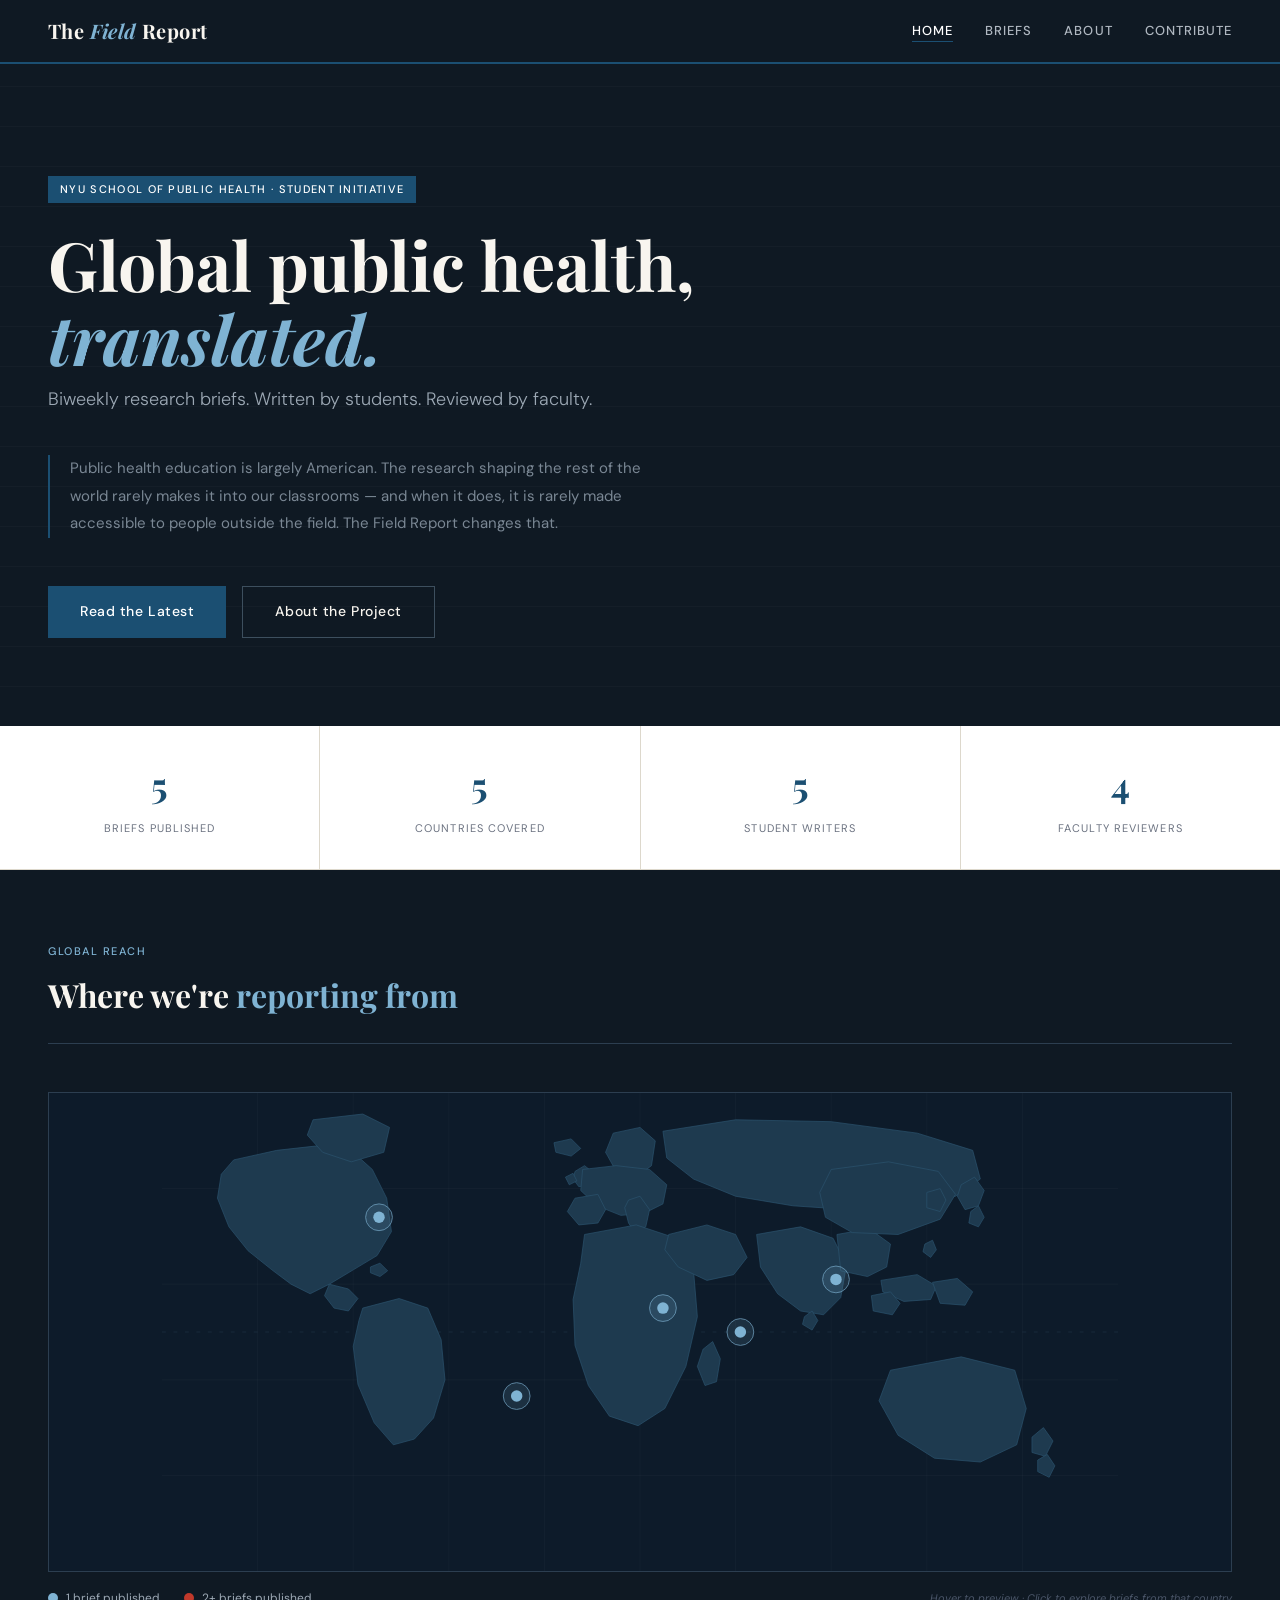
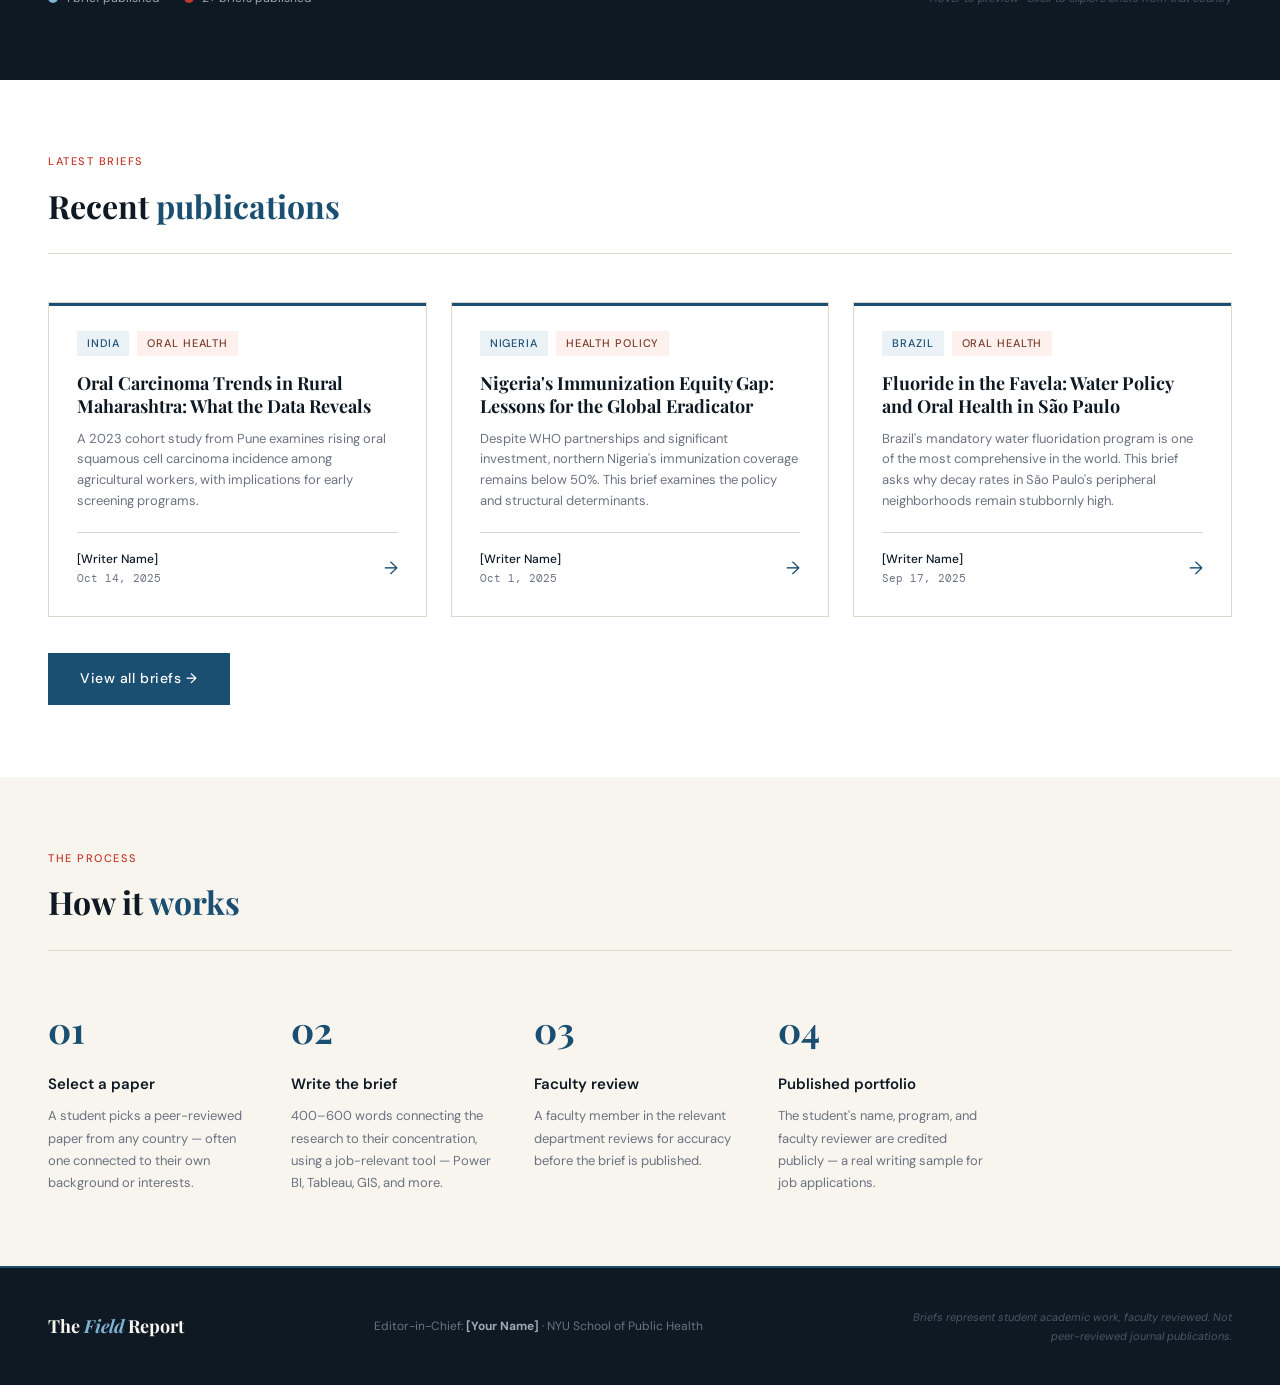
<file: thefieldreport/index.html>
<!DOCTYPE html>
<html lang="en">
<head>
<meta charset="UTF-8">
<meta name="viewport" content="width=device-width, initial-scale=1.0">
<title>The Field Report — Global Public Health, Translated</title>
<meta name="description" content="A student-led platform where NYU public health students translate global research into accessible, skills-based writing. Biweekly. Faculty reviewed.">
<link href="https://fonts.googleapis.com/css2?family=Playfair+Display:ital,wght@0,400;0,700;1,400&family=DM+Sans:wght@300;400;500&family=DM+Mono&display=swap" rel="stylesheet">
<link rel="stylesheet" href="css/style.css">
<style>
  @keyframes pulsePing {
    0%, 100% { transform: scale(1); opacity: 0.8; }
    50% { transform: scale(1.6); opacity: 0.3; }
  }
</style>
</head>
<body>

<!-- NAV -->
<nav>
  <a class="nav-logo" href="index.html">The <span>Field</span> Report</a>
  <ul class="nav-links" id="navLinks">
    <li><a href="index.html" class="active">Home</a></li>
    <li><a href="briefs.html">Briefs</a></li>
    <li><a href="about.html">About</a></li>
    <li><a href="contribute.html">Contribute</a></li>
  </ul>
  <div class="nav-hamburger" onclick="toggleMenu()" id="hamburger">
    <span></span><span></span><span></span>
  </div>
</nav>

<!-- HERO -->
<div class="hero">
  <div class="hero-inner fade-up">
    <div class="hero-tag">NYU School of Public Health · Student Initiative</div>
    <h1>Global public health,<br><em>translated.</em></h1>
    <p class="hero-sub">Biweekly research briefs. Written by students. Reviewed by faculty.</p>
    <p class="hero-desc">Public health education is largely American. The research shaping the rest of the world rarely makes it into our classrooms — and when it does, it is rarely made accessible to people outside the field. The Field Report changes that.</p>
    <div class="hero-btns">
      <a class="btn-primary" href="briefs.html">Read the Latest</a>
      <a class="btn-secondary" href="about.html">About the Project</a>
    </div>
  </div>
</div>

<!-- STATS -->
<div class="stats-strip" id="statsStrip">
  <div class="stat-item"><span class="stat-num" id="statBriefs">0</span><span class="stat-label">Briefs Published</span></div>
  <div class="stat-item"><span class="stat-num" id="statCountries">0</span><span class="stat-label">Countries Covered</span></div>
  <div class="stat-item"><span class="stat-num" id="statWriters">5</span><span class="stat-label">Student Writers</span></div>
  <div class="stat-item"><span class="stat-num" id="statFaculty">4</span><span class="stat-label">Faculty Reviewers</span></div>
</div>

<!-- MAP -->
<div class="section section-dark">
  <div class="section-inner">
    <div class="section-label">Global Reach</div>
    <div class="section-title">Where we're <span style="color:var(--accent-light)">reporting from</span></div>
    <div class="map-wrap">
      <div class="map-tooltip" id="mapTooltip"></div>
      <svg id="world-map" viewBox="0 0 1000 500" preserveAspectRatio="xMidYMid meet"></svg>
    </div>
    <div class="map-legend">
      <div class="legend-item"><div class="legend-dot"></div>1 brief published</div>
      <div class="legend-item"><div class="legend-dot multi"></div>2+ briefs published</div>
      <div class="legend-item" style="margin-left:auto;color:#4a5568;font-size:11px;font-style:italic;">Hover to preview · Click to explore briefs from that country</div>
    </div>
  </div>
</div>

<!-- LATEST BRIEFS -->
<div class="section section-white">
  <div class="section-inner">
    <div class="section-label">Latest Briefs</div>
    <div class="section-title">Recent <span>publications</span></div>
    <div class="cards-grid" id="latestCards"></div>
    <div style="margin-top:36px;">
      <a class="btn-primary" href="briefs.html">View all briefs →</a>
    </div>
  </div>
</div>

<!-- HOW IT WORKS -->
<div class="section" style="background:var(--paper);">
  <div class="section-inner">
    <div class="section-label">The Process</div>
    <div class="section-title">How it <span>works</span></div>
    <div style="display:grid;grid-template-columns:repeat(auto-fill,minmax(200px,1fr));gap:32px;">
      <div>
        <div style="font-family:'Playfair Display',serif;font-size:36px;color:var(--accent);font-weight:700;margin-bottom:12px;">01</div>
        <h4 style="font-size:15px;font-weight:600;margin-bottom:8px;">Select a paper</h4>
        <p style="font-size:13px;color:var(--muted);line-height:1.7;">A student picks a peer-reviewed paper from any country — often one connected to their own background or interests.</p>
      </div>
      <div>
        <div style="font-family:'Playfair Display',serif;font-size:36px;color:var(--accent);font-weight:700;margin-bottom:12px;">02</div>
        <h4 style="font-size:15px;font-weight:600;margin-bottom:8px;">Write the brief</h4>
        <p style="font-size:13px;color:var(--muted);line-height:1.7;">400–600 words connecting the research to their concentration, using a job-relevant tool — Power BI, Tableau, GIS, and more.</p>
      </div>
      <div>
        <div style="font-family:'Playfair Display',serif;font-size:36px;color:var(--accent);font-weight:700;margin-bottom:12px;">03</div>
        <h4 style="font-size:15px;font-weight:600;margin-bottom:8px;">Faculty review</h4>
        <p style="font-size:13px;color:var(--muted);line-height:1.7;">A faculty member in the relevant department reviews for accuracy before the brief is published.</p>
      </div>
      <div>
        <div style="font-family:'Playfair Display',serif;font-size:36px;color:var(--accent);font-weight:700;margin-bottom:12px;">04</div>
        <h4 style="font-size:15px;font-weight:600;margin-bottom:8px;">Published portfolio</h4>
        <p style="font-size:13px;color:var(--muted);line-height:1.7;">The student's name, program, and faculty reviewer are credited publicly — a real writing sample for job applications.</p>
      </div>
    </div>
  </div>
</div>

<footer>
  <div class="footer-inner">
    <div class="footer-logo">The <span>Field</span> Report</div>
    <div class="footer-info">Editor-in-Chief: <strong>[Your Name]</strong> · NYU School of Public Health</div>
    <div class="footer-disclaimer">Briefs represent student academic work, faculty reviewed. Not peer-reviewed journal publications.</div>
  </div>
</footer>

<script src="js/briefs.js"></script>
<script src="js/map.js"></script>
<script>
  // Stats
  document.getElementById('statBriefs').textContent = BRIEFS.length;
  document.getElementById('statCountries').textContent = new Set(BRIEFS.map(b => b.country)).size;

  // Latest 3 cards
  function makeCard(b) {
    return `<a class="brief-card" href="brief.html?id=${b.id}">
      <div class="card-tags">
        <span class="card-country">${b.country}</span>
        <span class="card-conc">${b.concentration}</span>
      </div>
      <div class="card-title">${b.title}</div>
      <div class="card-excerpt">${b.excerpt}</div>
      <div class="card-meta">
        <div>
          <div class="card-author">${b.author}</div>
          <div class="card-date">${b.date}</div>
        </div>
        <span class="card-arrow">→</span>
      </div>
    </a>`;
  }
  document.getElementById('latestCards').innerHTML = BRIEFS.slice(0,3).map(makeCard).join('');

  // Map — clicking a pin filters briefs page by country
  drawWorldMap('world-map', 'mapTooltip', (country, briefs) => {
    window.location.href = `briefs.html?country=${encodeURIComponent(country)}`;
  });

  // Mobile nav
  function toggleMenu() {
    document.getElementById('navLinks').classList.toggle('open');
  }
</script>
</body>
</html>
</file>
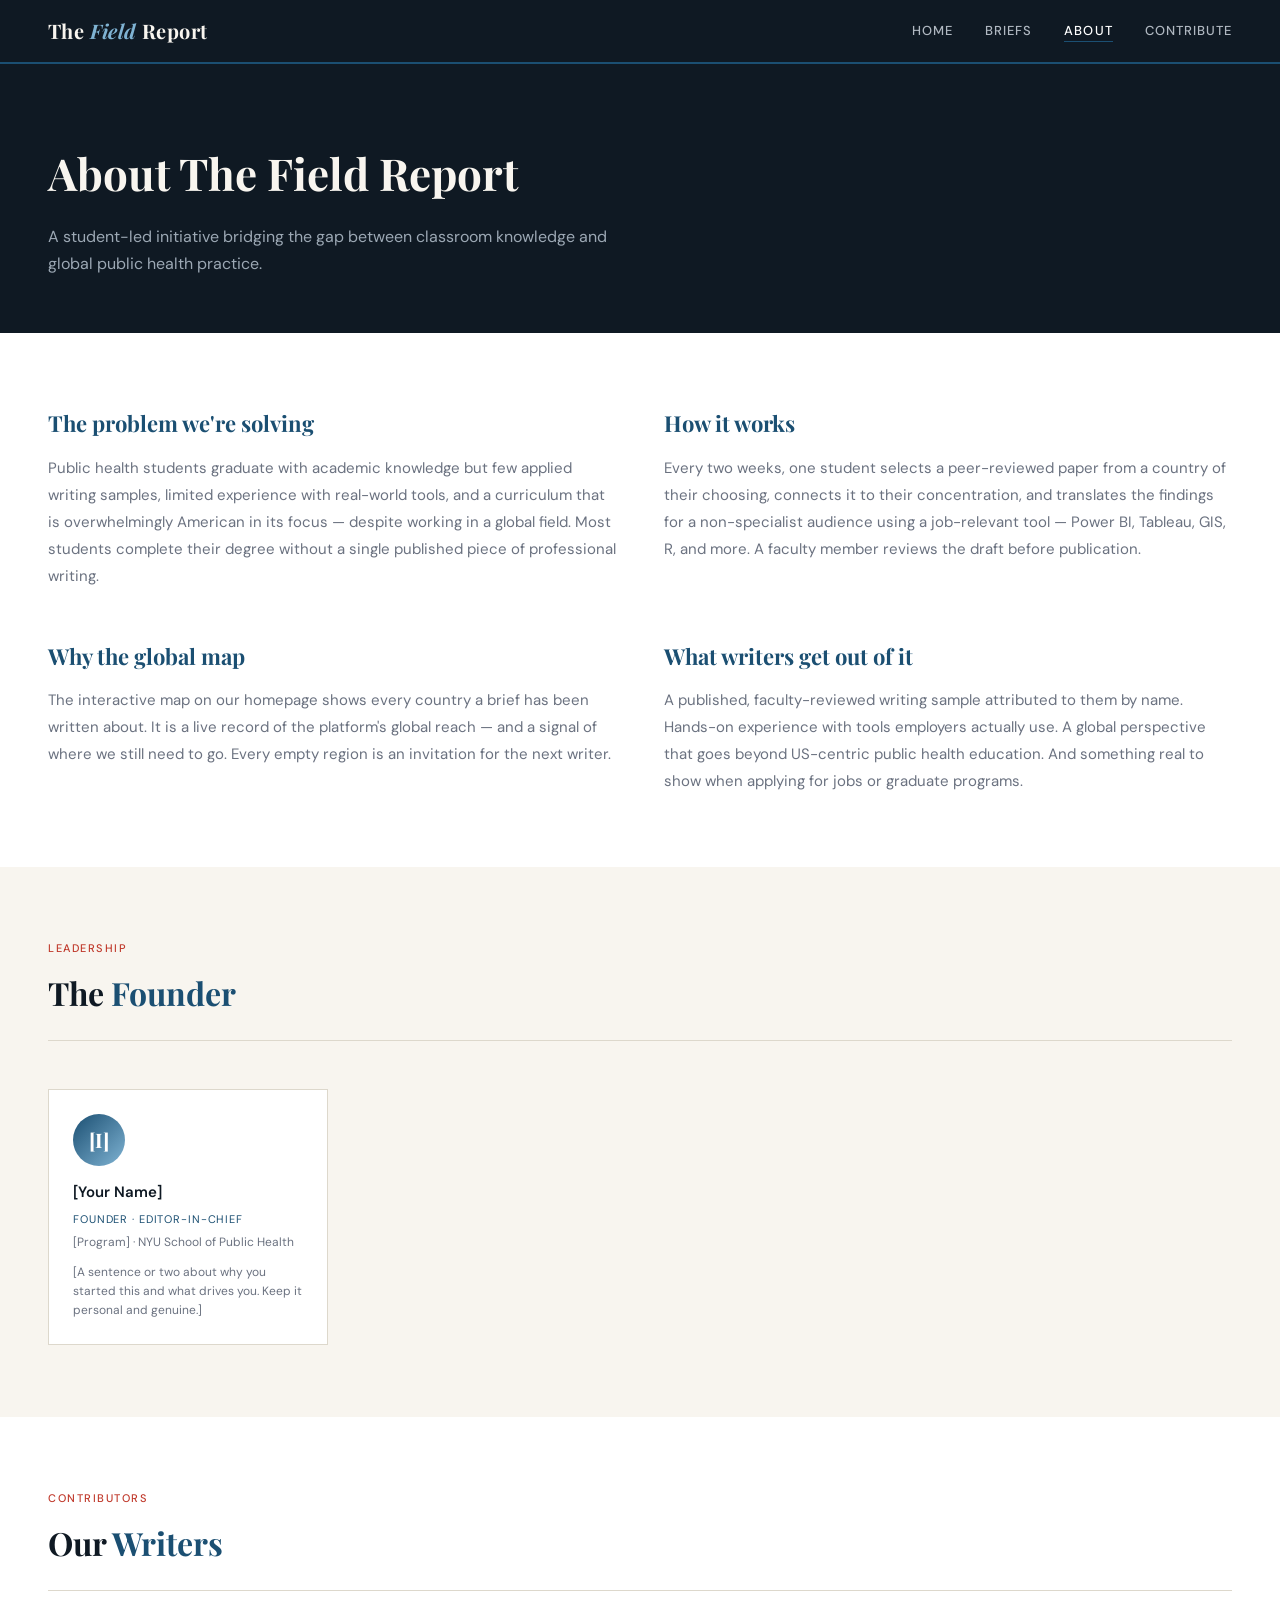
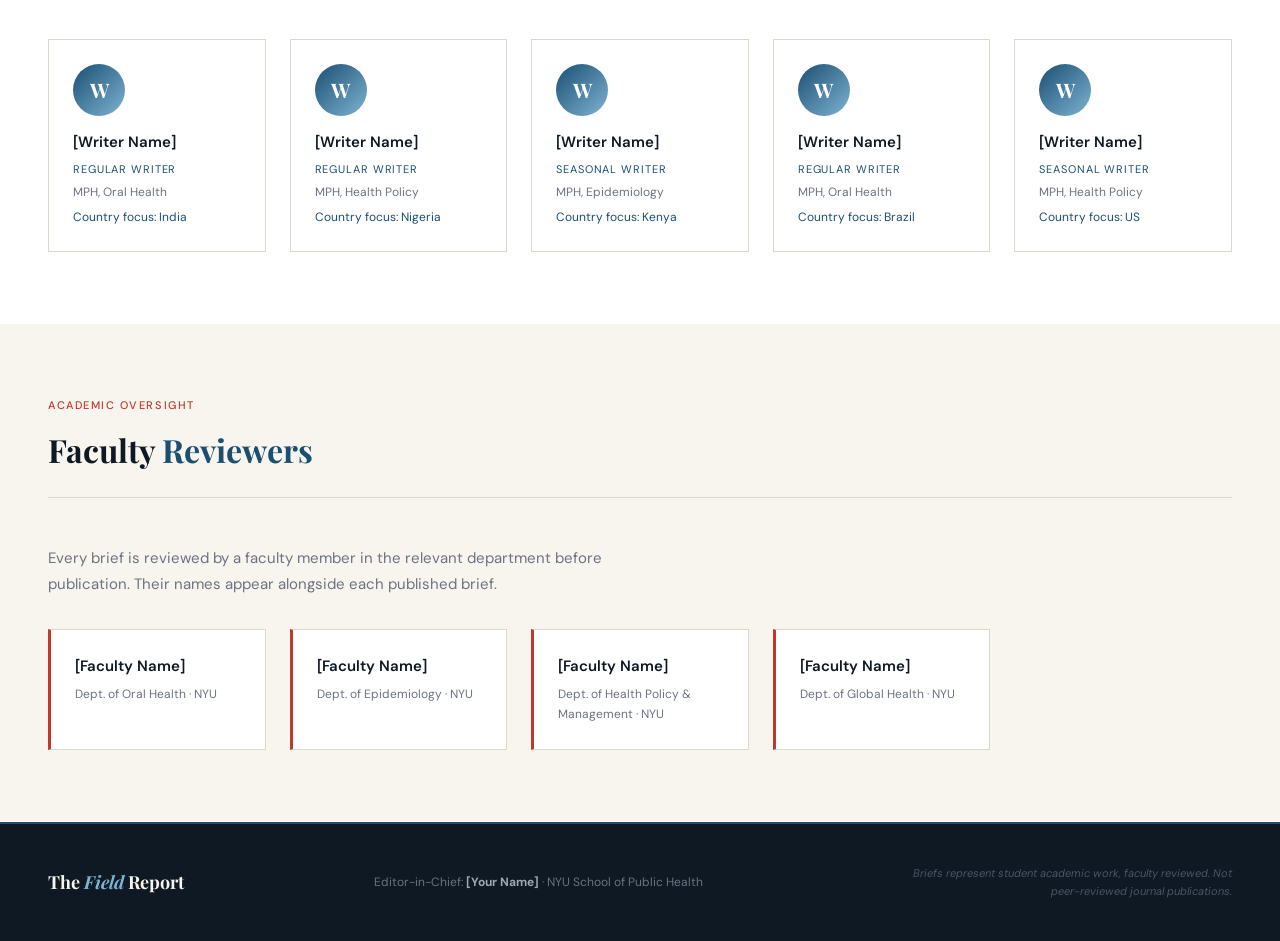
<file: thefieldreport/about.html>
<!DOCTYPE html>
<html lang="en">
<head>
<meta charset="UTF-8">
<meta name="viewport" content="width=device-width, initial-scale=1.0">
<title>About — The Field Report</title>
<link href="https://fonts.googleapis.com/css2?family=Playfair+Display:ital,wght@0,400;0,700;1,400&family=DM+Sans:wght@300;400;500&family=DM+Mono&display=swap" rel="stylesheet">
<link rel="stylesheet" href="css/style.css">
</head>
<body>

<nav>
  <a class="nav-logo" href="index.html">The <span>Field</span> Report</a>
  <ul class="nav-links" id="navLinks">
    <li><a href="index.html">Home</a></li>
    <li><a href="briefs.html">Briefs</a></li>
    <li><a href="about.html" class="active">About</a></li>
    <li><a href="contribute.html">Contribute</a></li>
  </ul>
  <div class="nav-hamburger" onclick="toggleMenu()"><span></span><span></span><span></span></div>
</nav>

<div class="page-header">
  <h1>About The Field Report</h1>
  <p>A student-led initiative bridging the gap between classroom knowledge and global public health practice.</p>
</div>

<!-- ABOUT BLOCKS -->
<div class="section section-white">
  <div class="section-inner">
    <div class="about-grid">
      <div class="about-block">
        <h3>The problem we're solving</h3>
        <p>Public health students graduate with academic knowledge but few applied writing samples, limited experience with real-world tools, and a curriculum that is overwhelmingly American in its focus — despite working in a global field. Most students complete their degree without a single published piece of professional writing.</p>
      </div>
      <div class="about-block">
        <h3>How it works</h3>
        <p>Every two weeks, one student selects a peer-reviewed paper from a country of their choosing, connects it to their concentration, and translates the findings for a non-specialist audience using a job-relevant tool — Power BI, Tableau, GIS, R, and more. A faculty member reviews the draft before publication.</p>
      </div>
      <div class="about-block">
        <h3>Why the global map</h3>
        <p>The interactive map on our homepage shows every country a brief has been written about. It is a live record of the platform's global reach — and a signal of where we still need to go. Every empty region is an invitation for the next writer.</p>
      </div>
      <div class="about-block">
        <h3>What writers get out of it</h3>
        <p>A published, faculty-reviewed writing sample attributed to them by name. Hands-on experience with tools employers actually use. A global perspective that goes beyond US-centric public health education. And something real to show when applying for jobs or graduate programs.</p>
      </div>
    </div>
  </div>
</div>

<!-- FOUNDER -->
<div class="section" style="background:var(--paper);">
  <div class="section-inner">
    <div class="section-label">Leadership</div>
    <div class="section-title">The <span>Founder</span></div>
    <div class="team-grid" style="max-width:280px;">
      <div class="team-card">
        <div class="team-avatar">[I]</div>
        <h4>[Your Name]</h4>
        <div class="role">Founder · Editor-in-Chief</div>
        <div class="prog">[Program] · NYU School of Public Health</div>
        <p style="font-size:12px;color:var(--muted);margin-top:10px;line-height:1.6;">
          [A sentence or two about why you started this and what drives you. Keep it personal and genuine.]
        </p>
      </div>
    </div>
  </div>
</div>

<!-- WRITERS -->
<div class="section section-white">
  <div class="section-inner">
    <div class="section-label">Contributors</div>
    <div class="section-title">Our <span>Writers</span></div>
    <div class="team-grid" id="writersGrid"></div>
  </div>
</div>

<!-- FACULTY -->
<div class="section" style="background:var(--paper);">
  <div class="section-inner">
    <div class="section-label">Academic Oversight</div>
    <div class="section-title">Faculty <span>Reviewers</span></div>
    <p style="color:var(--muted);margin-bottom:32px;max-width:560px;">Every brief is reviewed by a faculty member in the relevant department before publication. Their names appear alongside each published brief.</p>
    <div class="team-grid" id="facultyGrid"></div>
  </div>
</div>

<footer>
  <div class="footer-inner">
    <div class="footer-logo">The <span>Field</span> Report</div>
    <div class="footer-info">Editor-in-Chief: <strong>[Your Name]</strong> · NYU School of Public Health</div>
    <div class="footer-disclaimer">Briefs represent student academic work, faculty reviewed. Not peer-reviewed journal publications.</div>
  </div>
</footer>

<script src="js/briefs.js"></script>
<script>
  const writers = [
    { name: "[Writer Name]", role: "Regular Writer", prog: "MPH, Oral Health", country: "India" },
    { name: "[Writer Name]", role: "Regular Writer", prog: "MPH, Health Policy", country: "Nigeria" },
    { name: "[Writer Name]", role: "Seasonal Writer", prog: "MPH, Epidemiology", country: "Kenya" },
    { name: "[Writer Name]", role: "Regular Writer", prog: "MPH, Oral Health", country: "Brazil" },
    { name: "[Writer Name]", role: "Seasonal Writer", prog: "MPH, Health Policy", country: "US" },
  ];
  const faculty = [
    { name: "[Faculty Name]", dept: "Dept. of Oral Health" },
    { name: "[Faculty Name]", dept: "Dept. of Epidemiology" },
    { name: "[Faculty Name]", dept: "Dept. of Health Policy & Management" },
    { name: "[Faculty Name]", dept: "Dept. of Global Health" },
  ];

  document.getElementById('writersGrid').innerHTML = writers.map(w => `
    <div class="team-card">
      <div class="team-avatar">${w.name.charAt(1) || 'W'}</div>
      <h4>${w.name}</h4>
      <div class="role">${w.role}</div>
      <div class="prog">${w.prog}</div>
      <div class="prog" style="margin-top:4px;color:var(--accent);">Country focus: ${w.country}</div>
    </div>`).join('');

  document.getElementById('facultyGrid').innerHTML = faculty.map(f => `
    <div class="faculty-card">
      <h4>${f.name}</h4>
      <div class="dept">${f.dept} · NYU</div>
    </div>`).join('');

  function toggleMenu() { document.getElementById('navLinks').classList.toggle('open'); }
</script>
</body>
</html>
</file>
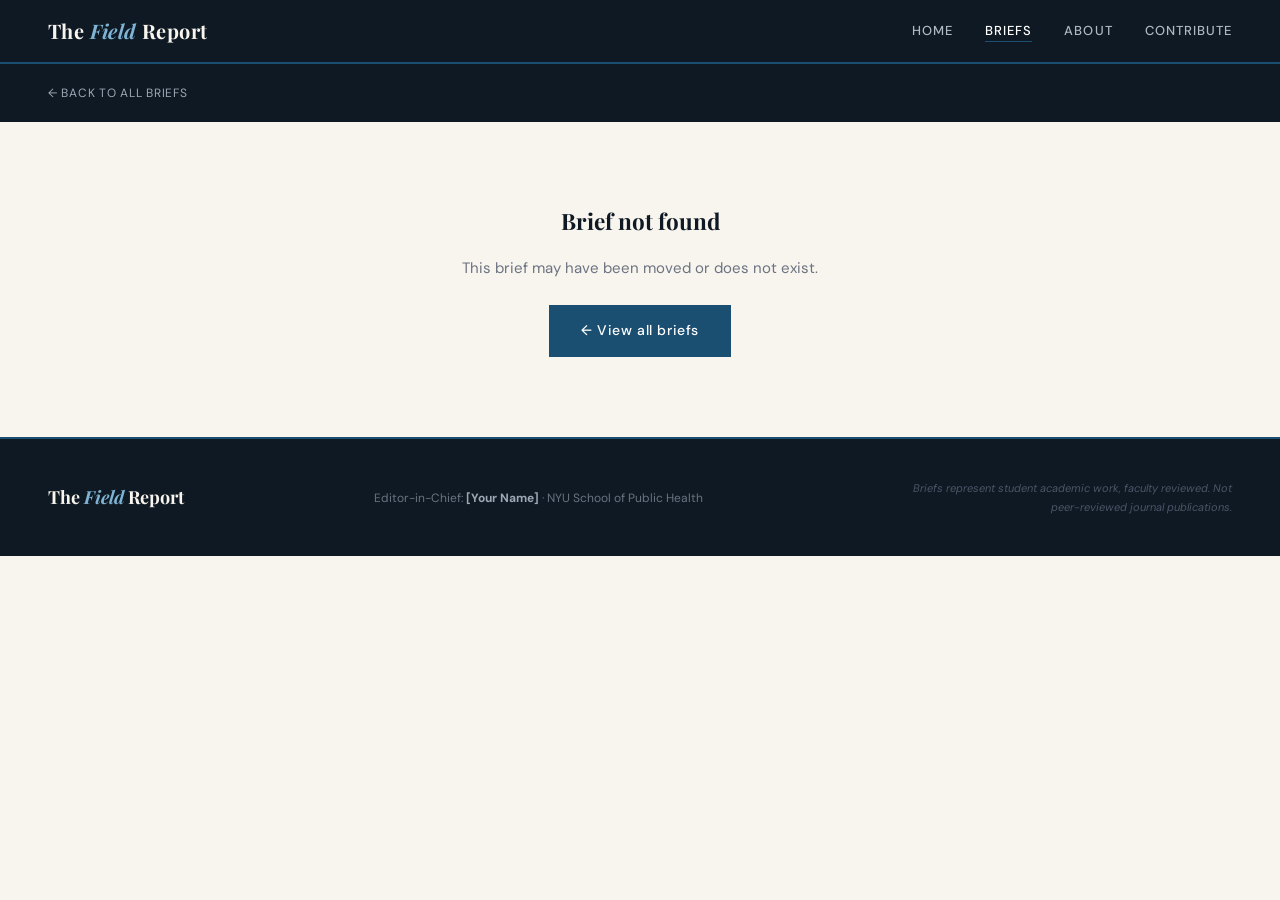
<file: thefieldreport/brief.html>
<!DOCTYPE html>
<html lang="en">
<head>
<meta charset="UTF-8">
<meta name="viewport" content="width=device-width, initial-scale=1.0">
<title>Brief — The Field Report</title>
<link href="https://fonts.googleapis.com/css2?family=Playfair+Display:ital,wght@0,400;0,700;1,400&family=DM+Sans:wght@300;400;500&family=DM+Mono&display=swap" rel="stylesheet">
<link rel="stylesheet" href="css/style.css">
</head>
<body>

<nav>
  <a class="nav-logo" href="index.html">The <span>Field</span> Report</a>
  <ul class="nav-links" id="navLinks">
    <li><a href="index.html">Home</a></li>
    <li><a href="briefs.html" class="active">Briefs</a></li>
    <li><a href="about.html">About</a></li>
    <li><a href="contribute.html">Contribute</a></li>
  </ul>
  <div class="nav-hamburger" onclick="toggleMenu()"><span></span><span></span><span></span></div>
</nav>

<div class="brief-back">
  <a href="briefs.html">← Back to all briefs</a>
</div>

<div id="briefContent">
  <div style="padding:80px 48px;text-align:center;color:var(--muted);">Loading brief…</div>
</div>

<footer>
  <div class="footer-inner">
    <div class="footer-logo">The <span>Field</span> Report</div>
    <div class="footer-info">Editor-in-Chief: <strong>[Your Name]</strong> · NYU School of Public Health</div>
    <div class="footer-disclaimer">Briefs represent student academic work, faculty reviewed. Not peer-reviewed journal publications.</div>
  </div>
</footer>

<script src="js/briefs.js"></script>
<script>
  const params = new URLSearchParams(window.location.search);
  const id = params.get('id');
  const brief = BRIEFS.find(b => b.id === id);

  if (!brief) {
    document.getElementById('briefContent').innerHTML = `
      <div style="padding:80px 48px;text-align:center;">
        <h2 style="font-family:'Playfair Display',serif;margin-bottom:16px;">Brief not found</h2>
        <p style="color:var(--muted);margin-bottom:24px;">This brief may have been moved or does not exist.</p>
        <a class="btn-primary" href="briefs.html">← View all briefs</a>
      </div>`;
  } else {
    document.title = `${brief.title} — The Field Report`;

    // Build content blocks
    const blocks = brief.content.map(block => {
      if (block.type === 'p') return `<p>${block.text}</p>`;
      if (block.type === 'h3') return `<h3>${block.text}</h3>`;
      if (block.type === 'viz') return `<div class="viz-block">📊 ${block.text}</div>`;
      if (block.type === 'us') return `<div class="us-context"><h4>US Context</h4><p>${block.text}</p></div>`;
      return '';
    }).join('');

    document.getElementById('briefContent').innerHTML = `
      <div class="brief-hero">
        <div class="card-tags">
          <span class="card-country">${brief.country}</span>
          <span class="card-conc">${brief.concentration}</span>
        </div>
        <h1>${brief.title}</h1>
        <div class="brief-meta-pills">
          <span class="meta-pill">${brief.date}</span>
          <span class="meta-pill">Tool: ${brief.tool}</span>
        </div>
      </div>
      <div class="brief-body">
        <div class="brief-byline">
          <div class="byline-block">
            <div class="lbl">Written by</div>
            <strong>${brief.author}</strong>
            <small>${brief.program} · NYU School of Public Health</small>
          </div>
          <div class="byline-block">
            <div class="lbl">Reviewed by</div>
            <strong>${brief.reviewer}</strong>
            <small>${brief.dept} · NYU</small>
          </div>
        </div>
        <a class="source-link" href="#" target="_blank" rel="noopener">↗ View original paper</a>
        ${blocks}
        <div class="brief-disclaimer">
          This brief represents student academic work and has been reviewed by a faculty member in the relevant department. It is not a peer-reviewed journal publication. Readers are encouraged to consult the original source for full methodology and findings.
        </div>
      </div>`;
  }

  function toggleMenu() { document.getElementById('navLinks').classList.toggle('open'); }
</script>
</body>
</html>
</file>
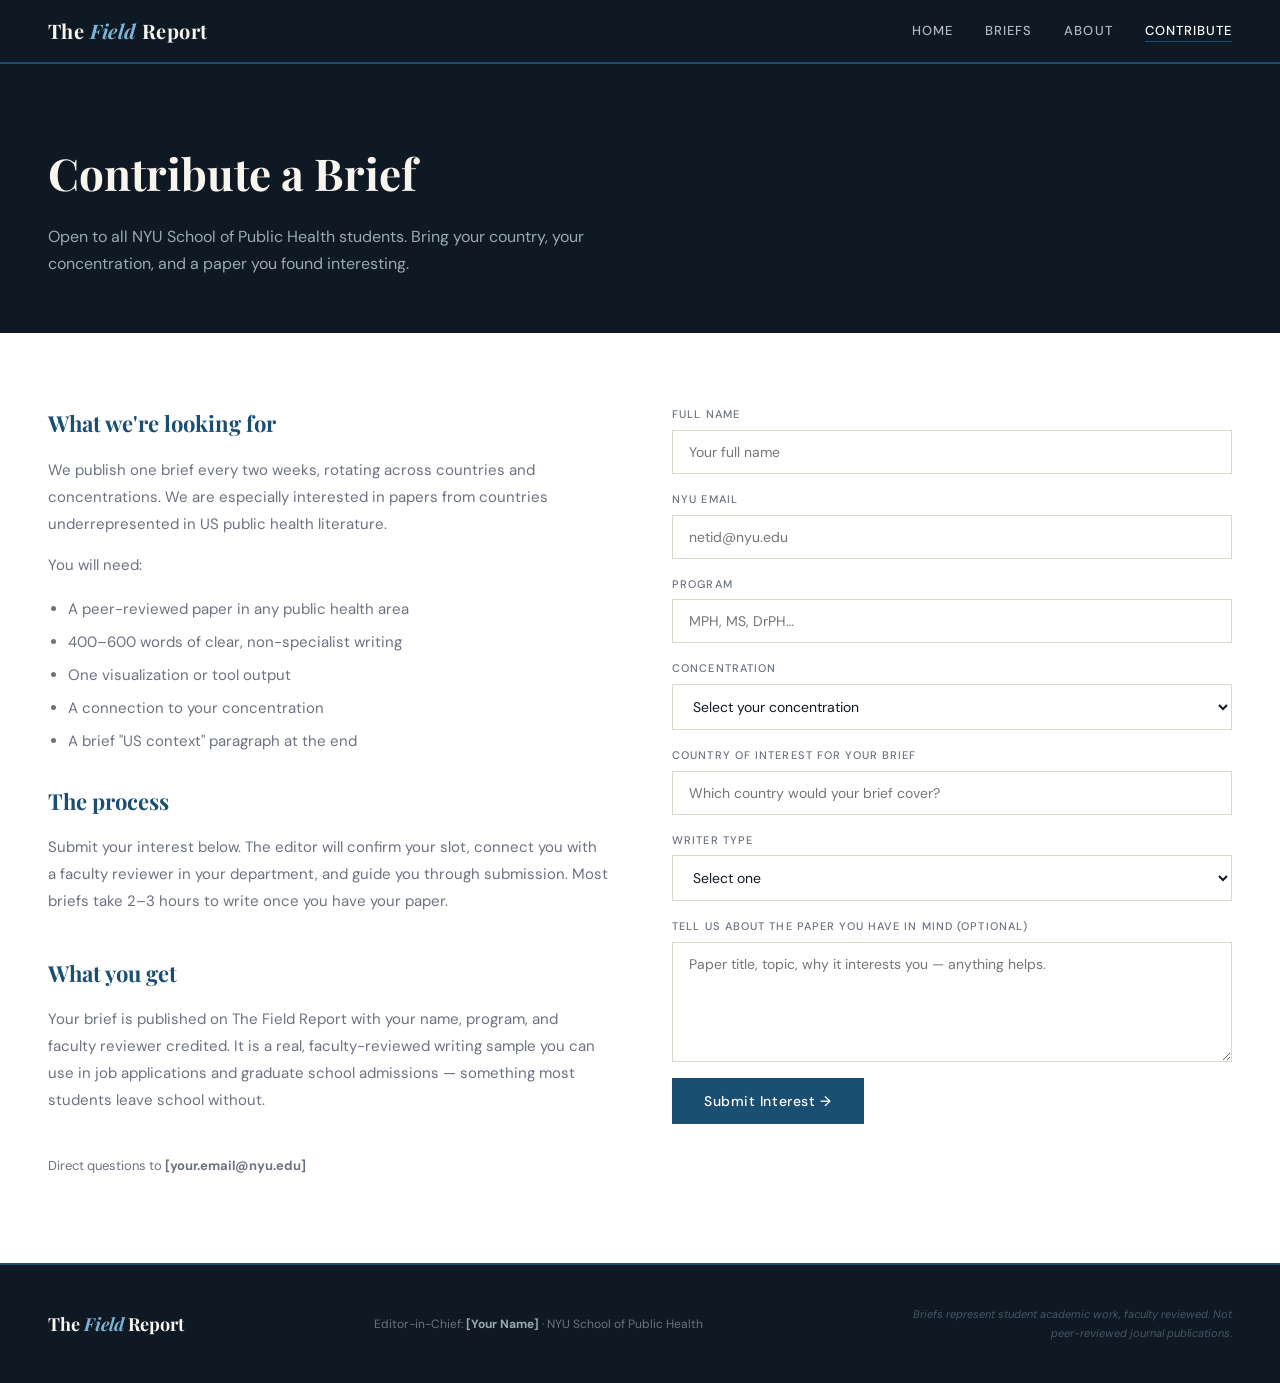
<file: thefieldreport/contribute.html>
<!DOCTYPE html>
<html lang="en">
<head>
<meta charset="UTF-8">
<meta name="viewport" content="width=device-width, initial-scale=1.0">
<title>Contribute — The Field Report</title>
<link href="https://fonts.googleapis.com/css2?family=Playfair+Display:ital,wght@0,400;0,700;1,400&family=DM+Sans:wght@300;400;500&family=DM+Mono&display=swap" rel="stylesheet">
<link rel="stylesheet" href="css/style.css">
</head>
<body>

<nav>
  <a class="nav-logo" href="index.html">The <span>Field</span> Report</a>
  <ul class="nav-links" id="navLinks">
    <li><a href="index.html">Home</a></li>
    <li><a href="briefs.html">Briefs</a></li>
    <li><a href="about.html">About</a></li>
    <li><a href="contribute.html" class="active">Contribute</a></li>
  </ul>
  <div class="nav-hamburger" onclick="toggleMenu()"><span></span><span></span><span></span></div>
</nav>

<div class="page-header">
  <h1>Contribute a Brief</h1>
  <p>Open to all NYU School of Public Health students. Bring your country, your concentration, and a paper you found interesting.</p>
</div>

<div class="section section-white">
  <div class="section-inner">
    <div class="contribute-grid">

      <!-- LEFT: INFO -->
      <div class="contribute-info">
        <h3>What we're looking for</h3>
        <p>We publish one brief every two weeks, rotating across countries and concentrations. We are especially interested in papers from countries underrepresented in US public health literature.</p>
        <p>You will need:</p>
        <ul>
          <li>A peer-reviewed paper in any public health area</li>
          <li>400–600 words of clear, non-specialist writing</li>
          <li>One visualization or tool output</li>
          <li>A connection to your concentration</li>
          <li>A brief "US context" paragraph at the end</li>
        </ul>

        <br>
        <h3>The process</h3>
        <p>Submit your interest below. The editor will confirm your slot, connect you with a faculty reviewer in your department, and guide you through submission. Most briefs take 2–3 hours to write once you have your paper.</p>

        <br>
        <h3>What you get</h3>
        <p>Your brief is published on The Field Report with your name, program, and faculty reviewer credited. It is a real, faculty-reviewed writing sample you can use in job applications and graduate school admissions — something most students leave school without.</p>

        <br>
        <p style="font-size:13px;color:var(--muted);">Direct questions to <strong>[your.email@nyu.edu]</strong></p>
      </div>

      <!-- RIGHT: FORM -->
      <div>
        <div id="formWrap">
          <div class="form-group">
            <label>Full Name</label>
            <input type="text" id="fname" placeholder="Your full name">
          </div>
          <div class="form-group">
            <label>NYU Email</label>
            <input type="email" id="femail" placeholder="netid@nyu.edu">
          </div>
          <div class="form-group">
            <label>Program</label>
            <input type="text" id="fprogram" placeholder="MPH, MS, DrPH…">
          </div>
          <div class="form-group">
            <label>Concentration</label>
            <select id="fconc">
              <option value="">Select your concentration</option>
              <option>Epidemiology</option>
              <option>Health Policy & Management</option>
              <option>Oral Health</option>
              <option>Global Health</option>
              <option>Environmental Health Sciences</option>
              <option>Social & Behavioral Sciences</option>
              <option>Biostatistics</option>
              <option>Community Health</option>
              <option>Other</option>
            </select>
          </div>
          <div class="form-group">
            <label>Country of interest for your brief</label>
            <input type="text" id="fcountry" placeholder="Which country would your brief cover?">
          </div>
          <div class="form-group">
            <label>Writer type</label>
            <select id="ftype">
              <option value="">Select one</option>
              <option>Regular contributor (consistent cadence)</option>
              <option>Seasonal contributor (specific semester only)</option>
              <option>One-time contributor</option>
            </select>
          </div>
          <div class="form-group">
            <label>Tell us about the paper you have in mind (optional)</label>
            <textarea id="fmessage" placeholder="Paper title, topic, why it interests you — anything helps."></textarea>
          </div>
          <button class="btn-primary" onclick="submitForm()">Submit Interest →</button>
          <div class="form-success" id="formSuccess">
            ✓ Thank you — we will be in touch within a few days to confirm your slot and connect you with a faculty reviewer.
          </div>
        </div>
      </div>

    </div>
  </div>
</div>

<footer>
  <div class="footer-inner">
    <div class="footer-logo">The <span>Field</span> Report</div>
    <div class="footer-info">Editor-in-Chief: <strong>[Your Name]</strong> · NYU School of Public Health</div>
    <div class="footer-disclaimer">Briefs represent student academic work, faculty reviewed. Not peer-reviewed journal publications.</div>
  </div>
</footer>

<script>
  function submitForm() {
    const name = document.getElementById('fname').value.trim();
    const email = document.getElementById('femail').value.trim();
    if (!name || !email) {
      alert('Please enter your name and NYU email at minimum.');
      return;
    }
    // In production: replace with a Formspree endpoint or EmailJS call
    // e.g. fetch('https://formspree.io/f/YOUR_ID', { method:'POST', body: formData })
    document.getElementById('formSuccess').style.display = 'block';
    document.getElementById('fname').value = '';
    document.getElementById('femail').value = '';
    document.getElementById('fprogram').value = '';
    document.getElementById('fconc').value = '';
    document.getElementById('fcountry').value = '';
    document.getElementById('ftype').value = '';
    document.getElementById('fmessage').value = '';
    window.scrollTo({ top: document.getElementById('formSuccess').offsetTop - 100, behavior: 'smooth' });
  }

  function toggleMenu() { document.getElementById('navLinks').classList.toggle('open'); }
</script>
</body>
</html>
</file>
<file: thefieldreport/css/style.css>
/* ── VARIABLES ── */
:root {
  --ink: #0f1923;
  --paper: #f8f5ef;
  --accent: #1B4F72;
  --accent-light: #7fb3d3;
  --accent2: #c0392b;
  --muted: #6b7280;
  --border: #ddd8cc;
  --card-bg: #ffffff;
  --nav-h: 64px;
  --max-w: 1200px;
}

* { margin: 0; padding: 0; box-sizing: border-box; }

html { scroll-behavior: smooth; }

body {
  font-family: 'DM Sans', sans-serif;
  background: var(--paper);
  color: var(--ink);
  font-size: 15px;
  line-height: 1.7;
}

img { max-width: 100%; }
a { color: var(--accent); text-decoration: none; }
a:hover { text-decoration: underline; }

/* ── NAV ── */
nav {
  position: fixed; top: 0; left: 0; right: 0; z-index: 1000;
  height: var(--nav-h);
  background: var(--ink);
  display: flex; align-items: center; justify-content: space-between;
  padding: 0 48px;
  border-bottom: 2px solid var(--accent);
}
.nav-logo {
  font-family: 'Playfair Display', serif;
  font-size: 20px; font-weight: 700;
  color: var(--paper);
  letter-spacing: 0.02em;
  text-decoration: none;
}
.nav-logo span { color: var(--accent-light); font-style: italic; }
.nav-links { display: flex; gap: 32px; list-style: none; }
.nav-links a {
  color: #b0b8c1; font-size: 13px; font-weight: 500;
  text-decoration: none; letter-spacing: 0.08em; text-transform: uppercase;
  transition: color 0.2s;
  padding-bottom: 2px;
}
.nav-links a:hover { color: #fff; }
.nav-links a.active { color: #fff; border-bottom: 1px solid var(--accent); }
.nav-hamburger { display: none; flex-direction: column; gap: 5px; cursor: pointer; }
.nav-hamburger span { width: 24px; height: 2px; background: var(--paper); display: block; }

/* ── HERO ── */
.hero {
  background: var(--ink);
  padding: 112px 48px 88px;
  position: relative; overflow: hidden;
  margin-top: var(--nav-h);
}
.hero::before {
  content: '';
  position: absolute; inset: 0;
  background: repeating-linear-gradient(
    0deg, transparent, transparent 39px,
    rgba(255,255,255,0.025) 39px, rgba(255,255,255,0.025) 40px
  );
}
.hero-inner { max-width: 760px; position: relative; z-index: 1; }
.hero-tag {
  display: inline-block;
  background: var(--accent); color: #fff;
  font-size: 11px; font-weight: 500; letter-spacing: 0.12em;
  text-transform: uppercase; padding: 4px 12px;
  margin-bottom: 24px;
}
.hero h1 {
  font-family: 'Playfair Display', serif;
  font-size: clamp(40px, 6vw, 68px);
  font-weight: 700; line-height: 1.1;
  color: var(--paper); margin-bottom: 8px;
}
.hero h1 em { color: var(--accent-light); font-style: italic; }
.hero-sub {
  font-size: 18px; color: #9ca8b4; font-weight: 300;
  margin-bottom: 40px; max-width: 560px;
}
.hero-desc {
  font-size: 15px; color: #7a8794; line-height: 1.85;
  max-width: 600px; margin-bottom: 48px;
  border-left: 2px solid var(--accent); padding-left: 20px;
}
.hero-btns { display: flex; gap: 16px; flex-wrap: wrap; }

/* ── BUTTONS ── */
.btn-primary {
  background: var(--accent); color: #fff;
  padding: 14px 32px; font-size: 14px; font-weight: 500;
  border: none; cursor: pointer; letter-spacing: 0.04em;
  transition: background 0.2s; display: inline-block;
  text-decoration: none; font-family: 'DM Sans', sans-serif;
}
.btn-primary:hover { background: #2471a3; text-decoration: none; color: #fff; }
.btn-secondary {
  background: transparent; color: var(--paper);
  padding: 13px 32px; font-size: 14px; font-weight: 500;
  border: 1px solid #3d4f5e; cursor: pointer; letter-spacing: 0.04em;
  transition: all 0.2s; display: inline-block;
  text-decoration: none; font-family: 'DM Sans', sans-serif;
}
.btn-secondary:hover { border-color: var(--accent-light); color: var(--accent-light); text-decoration: none; }

/* ── STATS ── */
.stats-strip {
  background: #fff; border-bottom: 1px solid var(--border);
  display: flex; justify-content: center; flex-wrap: wrap;
}
.stat-item {
  padding: 28px 48px; border-right: 1px solid var(--border);
  text-align: center; flex: 1; min-width: 140px;
}
.stat-item:last-child { border-right: none; }
.stat-num {
  font-family: 'Playfair Display', serif;
  font-size: 36px; font-weight: 700;
  color: var(--accent); display: block;
}
.stat-label { font-size: 11px; color: var(--muted); letter-spacing: 0.1em; text-transform: uppercase; }

/* ── SECTION ── */
.section { padding: 72px 48px; }
.section-inner { max-width: var(--max-w); margin: 0 auto; }
.section-label {
  font-size: 11px; font-weight: 500; letter-spacing: 0.14em;
  text-transform: uppercase; color: var(--accent2); margin-bottom: 8px;
}
.section-title {
  font-family: 'Playfair Display', serif;
  font-size: 32px; font-weight: 700;
  margin-bottom: 48px; color: var(--ink);
  border-bottom: 1px solid var(--border); padding-bottom: 20px;
}
.section-title span { color: var(--accent); }
.section-dark { background: var(--ink); }
.section-dark .section-title { color: var(--paper); border-color: #2c3e50; }
.section-dark .section-label { color: var(--accent-light); }
.section-white { background: #fff; }

/* ── MAP ── */
.map-wrap {
  background: #0d1b2a; border: 1px solid #2c3e50;
  overflow: hidden; position: relative; height: 480px;
}
#world-map { width: 100%; height: 100%; display: block; }
.map-tooltip {
  position: absolute;
  background: #0f1923; border: 1px solid var(--accent);
  padding: 12px 16px; font-size: 12px; color: var(--paper);
  pointer-events: none; display: none; z-index: 10;
  min-width: 180px; max-width: 240px; line-height: 1.5;
  font-family: 'DM Sans', sans-serif;
}
.map-tooltip strong { display: block; color: var(--accent-light); margin-bottom: 4px; font-size: 13px; }
.map-tooltip .tip-count { color: #9ca8b4; font-size: 11px; margin-bottom: 6px; }
.map-tooltip .tip-cta { color: var(--accent-light); font-size: 11px; letter-spacing: 0.06em; }
.map-legend {
  display: flex; gap: 24px; margin-top: 16px; flex-wrap: wrap; align-items: center;
}
.legend-item { display: flex; align-items: center; gap: 8px; font-size: 12px; color: #9ca8b4; }
.legend-dot { width: 10px; height: 10px; border-radius: 50%; background: var(--accent-light); }
.legend-dot.multi { background: var(--accent2); }

/* ── CARDS ── */
.cards-grid {
  display: grid;
  grid-template-columns: repeat(auto-fill, minmax(300px, 1fr));
  gap: 24px;
}
.brief-card {
  background: var(--card-bg); border: 1px solid var(--border);
  padding: 28px; cursor: pointer;
  transition: transform 0.2s, box-shadow 0.2s;
  position: relative; display: block; text-decoration: none;
  color: var(--ink);
}
.brief-card::before {
  content: ''; position: absolute; top: 0; left: 0; right: 0;
  height: 3px; background: var(--accent);
}
.brief-card:hover { transform: translateY(-3px); box-shadow: 0 8px 24px rgba(0,0,0,0.08); text-decoration: none; }
.card-tags { margin-bottom: 16px; display: flex; gap: 8px; flex-wrap: wrap; }
.card-country {
  display: inline-block;
  font-size: 11px; font-weight: 500; letter-spacing: 0.08em;
  text-transform: uppercase; color: var(--accent);
  background: #eaf2f8; padding: 3px 10px;
}
.card-conc {
  display: inline-block;
  font-size: 11px; font-weight: 500; letter-spacing: 0.08em;
  text-transform: uppercase; color: #7a3c2b;
  background: #fdf0ed; padding: 3px 10px;
}
.card-title {
  font-family: 'Playfair Display', serif;
  font-size: 18px; font-weight: 700; line-height: 1.3;
  color: var(--ink); margin-bottom: 10px;
}
.card-excerpt { font-size: 13px; color: var(--muted); line-height: 1.6; margin-bottom: 20px; }
.card-meta {
  display: flex; align-items: center; justify-content: space-between;
  padding-top: 16px; border-top: 1px solid var(--border);
}
.card-author { font-size: 12px; font-weight: 500; color: var(--ink); }
.card-date { font-size: 11px; color: var(--muted); font-family: 'DM Mono', monospace; }
.card-arrow { font-size: 18px; color: var(--accent); transition: transform 0.2s; }
.brief-card:hover .card-arrow { transform: translateX(4px); }

/* ── PAGE HEADER ── */
.page-header {
  background: var(--ink); padding: 72px 48px 56px;
  margin-top: var(--nav-h);
}
.page-header h1 {
  font-family: 'Playfair Display', serif;
  font-size: 44px; color: var(--paper); margin-bottom: 12px;
}
.page-header p { color: #9ca8b4; font-size: 16px; max-width: 560px; }

/* ── FILTERS ── */
.filters-bar {
  background: #fff; border-bottom: 1px solid var(--border);
  padding: 20px 48px; display: flex; gap: 10px; flex-wrap: wrap; align-items: center;
  position: sticky; top: var(--nav-h); z-index: 99;
}
.filter-label { font-size: 11px; color: var(--muted); letter-spacing: 0.1em; text-transform: uppercase; margin-right: 4px; }
.filter-sep { width: 1px; height: 24px; background: var(--border); margin: 0 12px; }
.filter-btn {
  padding: 6px 16px; font-size: 12px; font-weight: 500;
  border: 1px solid var(--border); background: var(--paper);
  cursor: pointer; letter-spacing: 0.04em;
  transition: all 0.15s; font-family: 'DM Sans', sans-serif;
  color: var(--ink);
}
.filter-btn:hover, .filter-btn.active { background: var(--accent); color: #fff; border-color: var(--accent); }

/* ── BRIEF DETAIL ── */
.brief-back {
  background: var(--ink); padding: 16px 48px;
  margin-top: var(--nav-h);
}
.brief-back a {
  font-size: 12px; color: #9ca8b4; letter-spacing: 0.06em;
  text-transform: uppercase; text-decoration: none; transition: color 0.2s;
}
.brief-back a:hover { color: #fff; }
.brief-hero {
  background: var(--ink); padding: 48px 48px 56px;
}
.brief-hero h1 {
  font-family: 'Playfair Display', serif;
  font-size: clamp(26px, 4vw, 38px);
  color: var(--paper); max-width: 760px;
  line-height: 1.25; margin: 16px 0 24px;
}
.brief-meta-pills { display: flex; gap: 10px; flex-wrap: wrap; }
.meta-pill {
  font-size: 12px; padding: 4px 12px;
  background: rgba(127,179,211,0.15);
  color: var(--accent-light); border: 1px solid rgba(127,179,211,0.3);
}
.brief-body {
  max-width: 720px; margin: 0 auto; padding: 56px 48px;
}
.brief-byline {
  display: flex; gap: 48px; flex-wrap: wrap;
  padding: 20px 0; border-bottom: 1px solid var(--border);
  margin-bottom: 32px;
}
.byline-block .lbl {
  font-size: 11px; color: var(--muted); letter-spacing: 0.1em;
  text-transform: uppercase; margin-bottom: 2px;
}
.byline-block strong { font-size: 14px; }
.byline-block small { display: block; font-size: 12px; color: var(--muted); }
.source-link {
  display: inline-flex; align-items: center; gap: 6px;
  font-size: 13px; color: var(--accent); margin-bottom: 32px;
}
.brief-body p { margin-bottom: 20px; color: #2c3e50; line-height: 1.85; font-size: 15px; }
.brief-body h3 {
  font-family: 'Playfair Display', serif;
  font-size: 22px; margin: 36px 0 12px; color: var(--ink);
}
.viz-block {
  background: #eaf2f8; border: 1px solid #bdd7eb;
  border-left: 3px solid var(--accent);
  padding: 24px; margin: 32px 0;
  font-size: 13px; color: var(--muted); text-align: center; font-style: italic;
}
.us-context {
  background: #fdf6f0; border: 1px solid #e8d5c4;
  border-left: 3px solid var(--accent2); padding: 24px; margin: 32px 0;
}
.us-context h4 {
  font-size: 11px; letter-spacing: 0.12em; text-transform: uppercase;
  color: var(--accent2); margin-bottom: 10px; font-weight: 600;
}
.us-context p { font-size: 14px; line-height: 1.8; margin: 0; color: #4a3728; }
.brief-disclaimer {
  margin-top: 48px; padding-top: 24px; border-top: 1px solid var(--border);
  font-size: 12px; color: var(--muted); font-style: italic;
}

/* ── ABOUT ── */
.about-grid {
  display: grid; grid-template-columns: 1fr 1fr; gap: 48px;
}
.about-block h3 {
  font-family: 'Playfair Display', serif;
  font-size: 22px; margin-bottom: 12px; color: var(--accent);
}
.about-block p { color: var(--muted); line-height: 1.8; }
.team-grid { display: grid; grid-template-columns: repeat(auto-fill, minmax(200px, 1fr)); gap: 24px; }
.team-card { background: var(--card-bg); border: 1px solid var(--border); padding: 24px; }
.team-avatar {
  width: 52px; height: 52px; border-radius: 50%;
  background: linear-gradient(135deg, var(--accent), var(--accent-light));
  display: flex; align-items: center; justify-content: center;
  font-family: 'Playfair Display', serif; font-size: 20px; color: #fff; font-weight: 700;
  margin-bottom: 14px;
}
.team-card h4 { font-size: 15px; font-weight: 600; margin-bottom: 4px; }
.team-card .role { font-size: 11px; color: var(--accent); letter-spacing: 0.08em; text-transform: uppercase; margin-bottom: 4px; }
.team-card .prog { font-size: 12px; color: var(--muted); }
.faculty-card {
  background: var(--card-bg); border: 1px solid var(--border);
  padding: 24px; border-left: 3px solid var(--accent2);
}
.faculty-card h4 { font-size: 15px; font-weight: 600; margin-bottom: 4px; }
.faculty-card .dept { font-size: 12px; color: var(--muted); }

/* ── CONTRIBUTE ── */
.contribute-grid { display: grid; grid-template-columns: 1fr 1fr; gap: 64px; }
.contribute-info h3 {
  font-family: 'Playfair Display', serif;
  font-size: 22px; margin-bottom: 14px; color: var(--accent);
}
.contribute-info p { color: var(--muted); line-height: 1.8; margin-bottom: 14px; }
.contribute-info ul { padding-left: 20px; color: var(--muted); line-height: 2.2; }
.form-group { display: flex; flex-direction: column; gap: 6px; margin-bottom: 16px; }
.form-group label {
  font-size: 11px; letter-spacing: 0.1em; text-transform: uppercase;
  color: var(--muted); font-weight: 500;
}
.form-group input, .form-group select, .form-group textarea {
  padding: 12px 16px; border: 1px solid var(--border);
  background: var(--card-bg); font-family: 'DM Sans', sans-serif;
  font-size: 14px; outline: none; color: var(--ink); transition: border-color 0.2s;
}
.form-group input:focus, .form-group select:focus, .form-group textarea:focus { border-color: var(--accent); }
.form-group textarea { min-height: 120px; resize: vertical; }
.form-success {
  background: #d5f5e3; border: 1px solid #1e8449;
  padding: 16px; color: #1e8449; font-size: 14px;
  display: none; margin-top: 16px;
}

/* ── FOOTER ── */
footer {
  background: var(--ink); border-top: 2px solid var(--accent);
  padding: 40px 48px;
}
.footer-inner {
  max-width: var(--max-w); margin: 0 auto;
  display: flex; justify-content: space-between; align-items: center;
  flex-wrap: wrap; gap: 16px;
}
.footer-logo {
  font-family: 'Playfair Display', serif;
  font-size: 18px; color: var(--paper); font-weight: 700;
}
.footer-logo span { color: var(--accent-light); font-style: italic; }
.footer-info { font-size: 12px; color: #6b7280; text-align: center; }
.footer-info strong { color: #9ca8b4; }
.footer-disclaimer { font-size: 11px; color: #4a5568; max-width: 340px; text-align: right; font-style: italic; }

/* ── NO RESULTS ── */
.no-results { padding: 48px; text-align: center; color: var(--muted); font-style: italic; }

/* ── ANIMATIONS ── */
@keyframes fadeUp {
  from { opacity: 0; transform: translateY(20px); }
  to { opacity: 1; transform: translateY(0); }
}
.fade-up { animation: fadeUp 0.5s ease forwards; }

@keyframes pulsePing {
  0%, 100% { transform: scale(1); opacity: 1; }
  50% { transform: scale(1.5); opacity: 0.4; }
}
.pin-pulse { animation: pulsePing 2s ease-in-out infinite; }

/* ── RESPONSIVE ── */
@media (max-width: 768px) {
  nav { padding: 0 20px; }
  .nav-links { display: none; flex-direction: column; position: absolute; top: var(--nav-h); left: 0; right: 0; background: var(--ink); padding: 20px; gap: 20px; }
  .nav-links.open { display: flex; }
  .nav-hamburger { display: flex; }
  .hero, .page-header, .section, .brief-body, .brief-hero, .brief-back { padding-left: 20px; padding-right: 20px; }
  .filters-bar { padding: 16px 20px; }
  .hero h1 { font-size: 36px; }
  .about-grid, .contribute-grid { grid-template-columns: 1fr; }
  .stat-item { padding: 20px 24px; }
  .map-wrap { height: 300px; }
  .brief-byline { gap: 24px; }
  footer { padding: 32px 20px; }
  .footer-inner { flex-direction: column; align-items: flex-start; }
  .footer-disclaimer { text-align: left; }
}
</file>
